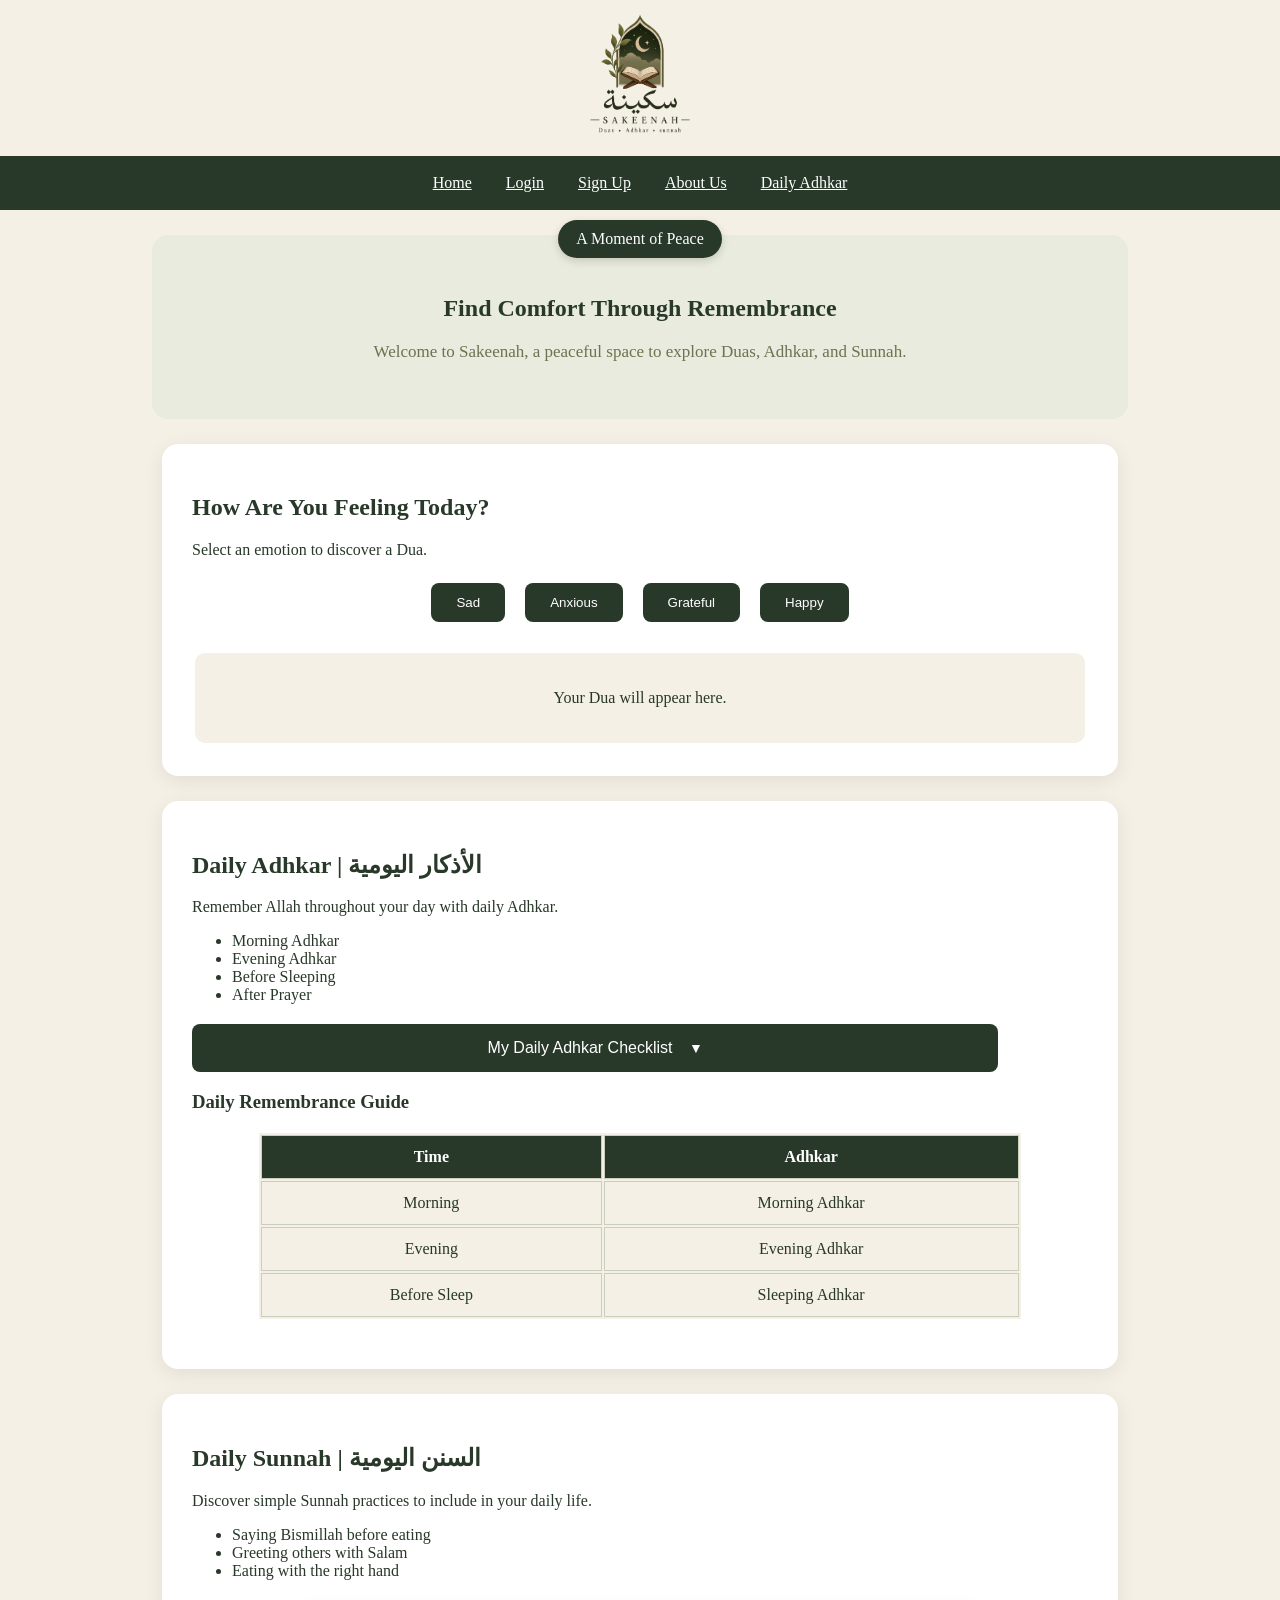
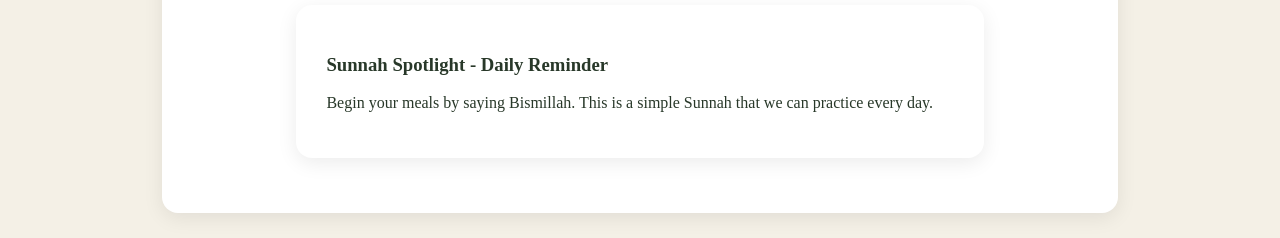
<file: index.html>
<!DOCTYPE html>
<html lang="en">

<head>
    <meta charset="UTF-8">
    <title>Sakeenah | Home</title>
    <link rel="stylesheet" href="style.css">

    <style>
        .home-subtitle {
            text-align: center;
            color: #6B7350;
            font-size: 17px;
        }
    </style>

</head>

<body class="home-page">

    <header>

        <div class="header-logo">
            <a href="about.html">
                <img src="images/logo.png"
                     alt="Sakeenah Logo"
                     width="110"
                     height="132">
            </a>
        </div>

        <nav class="navbar">
            <a class="nav-link" href="index.html">Home</a>
            <a class="nav-link" href="Login.html">Login</a>
            <a class="nav-link" href="Signup.html">Sign Up</a>
            <a class="nav-link" href="about.html">About Us</a>
            <a class="nav-link" href="#adhkar">Daily Adhkar</a>
        </nav>
    </header>

    <main>
            <section id="welcome" class="hero-section">
                <div class="hero-label-position">
                    <span class="hero-label">A Moment of Peace</span>
                </div>

                <h2>
                    Find Comfort Through Remembrance
                </h2>

                <p class="home-subtitle">
                    Welcome to Sakeenah, a peaceful space to explore Duas, Adhkar, and Sunnah.
                </p>

            </section>

            <section id="emotions" class="content-card">
                <h2>How Are You Feeling Today?</h2>

                <p>
                    Select an emotion to discover a Dua.
                </p>



                <div class="emotion-buttons">
                    <button type="button" class="emotion-button" onclick="showDua('sad')">Sad</button>
                    <button type="button" class="emotion-button" onclick="showDua('anxious')">Anxious</button>
                    <button type="button" class="emotion-button" onclick="showDua('grateful')">Grateful</button>
                    <button type="button" class="emotion-button" onclick="showDua('happy')">Happy</button>
                </div>   

<table width="100%">
    <tr>
        <td id="image-cell" width="30%" style="display: none;">
            <img id="emotion-image"
                 alt="Emotion illustration"
                 width="140"
                 style="display: none;">
        </td>

        <td>
            <div id="dua-result" class="dua-result">
                <p>Your Dua will appear here.</p>
            </div>
        </td>
    </tr>
</table>

</section>

<section id="adhkar" class="content-card">
    <h2>Daily Adhkar | الأذكار اليومية</h2>


                <p>
                    Remember Allah throughout your day
                    with daily Adhkar.
                </p>

                <ul>
                    <li>Morning Adhkar</li>
                    <li>Evening Adhkar</li>
                    <li>Before Sleeping</li>
                    <li>After Prayer</li>
                </ul>

                <button type="button" class="adhkar-button"
                        onclick="showAdhkarChecklist()">
                    My Daily Adhkar Checklist
                    <span id="adhkar-arrow" class="adhkar-arrow">▼</span>
                </button>

                <div id="adhkar-checklist" class="adhkar-checklist" style="display: none;"></div>

                <h3>Daily Remembrance Guide</h3>

                <table class="adhkar-table">
                    <tr>
                        <th>Time</th>
                        <th>Adhkar</th>
                    </tr>
                    <tr>
                        <td>Morning</td>
                        <td>Morning Adhkar</td>
                    </tr>
                    <tr>
                        <td>Evening</td>
                        <td>Evening Adhkar</td>
                    </tr>
                    <tr>
                        <td>Before Sleep</td>
                        <td>Sleeping Adhkar</td>
                    </tr>
                </table>
            </section>

            <section id="sunnah" class="content-card">
                <h2>Daily Sunnah | السنن اليومية</h2>

                <p>
                    Discover simple Sunnah practices
                    to include in your daily life.
                </p>

                
<ul>
    <li>Saying Bismillah before eating</li>
    <li>Greeting others with Salam</li>
    <li>Eating with the right hand</li>
</ul>

<article class="content-card">
    <h3 id="sunnah-title">Sunnah Spotlight</h3>
    <p>
        Begin your meals by saying Bismillah.
        This is a simple Sunnah that we can
        practice every day.
    </p>
</article>

</section>

</main>

   
<script src="script.js"></script>

<script>
    document.getElementById("sunnah-title").innerHTML =
        "Sunnah Spotlight - Daily Reminder";
</script>

</body>
</html>
</file>
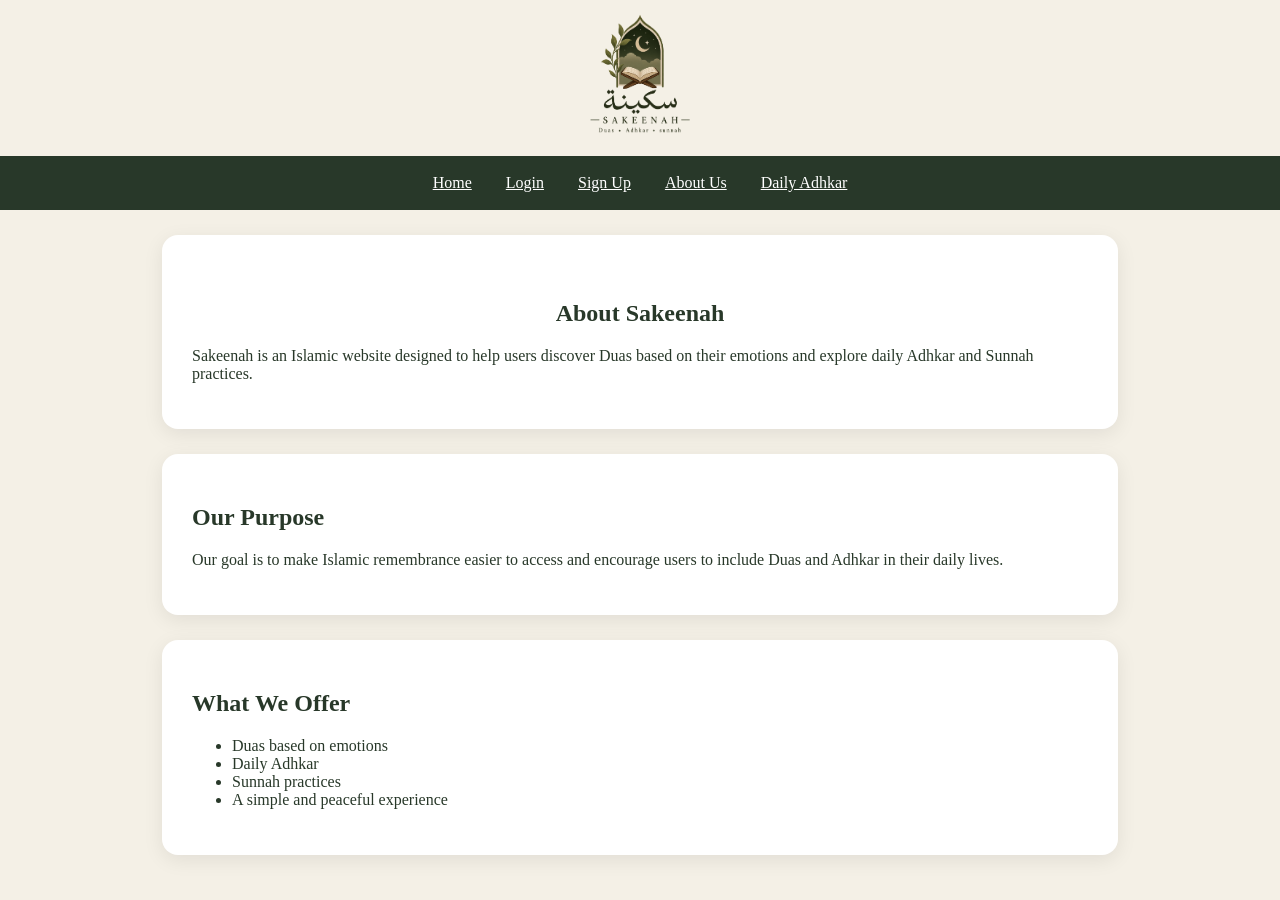
<file: about.html>
<!DOCTYPE html>
<html lang="en">

<head>
    <meta charset="UTF-8">
    <meta name="viewport" content="width=device-width, initial-scale=1.0">
    <title>Sakeenah | About Us</title>
    <link rel="stylesheet" href="style.css">
</head>


<body>

    <header>

        <div class="header-logo">
            <a href="about.html">
                <img src="images/logo.png"
                     alt="Sakeenah Logo"
                     width="110"
                     height="132">
            </a>
        </div>

        <nav class="navbar">
            <a class="nav-link" href="index.html">Home</a>
            <a class="nav-link" href="Login.html">Login</a>
            <a class="nav-link" href="Signup.html">Sign Up</a>
            <a class="nav-link" href="about.html">About Us</a>
            <a class="nav-link" href="index.html#adhkar">Daily Adhkar</a>
        </nav>
    </header>

    <main>

        <section id="about" class="content-card">
            <h2 class="about-heading">About Sakeenah</h2>

            <p>
                Sakeenah is an Islamic website designed
                to help users discover Duas based on
                their emotions and explore daily Adhkar
                and Sunnah practices.
            </p>
        </section>

        <section id="purpose" class="content-card">
            <h2>Our Purpose</h2>

            <p>
                Our goal is to make Islamic remembrance
                easier to access and encourage users
                to include Duas and Adhkar in their
                daily lives.
            </p>
        </section>

        <section id="features" class="content-card">
            <h2>What We Offer</h2>

            <ul class="about-list">
                <li>Duas based on emotions</li>
                <li>Daily Adhkar</li>
                <li>Sunnah practices</li>
                <li>A simple and peaceful experience</li>
            </ul>
        </section>

    </main>

</body>
</html>
</file>
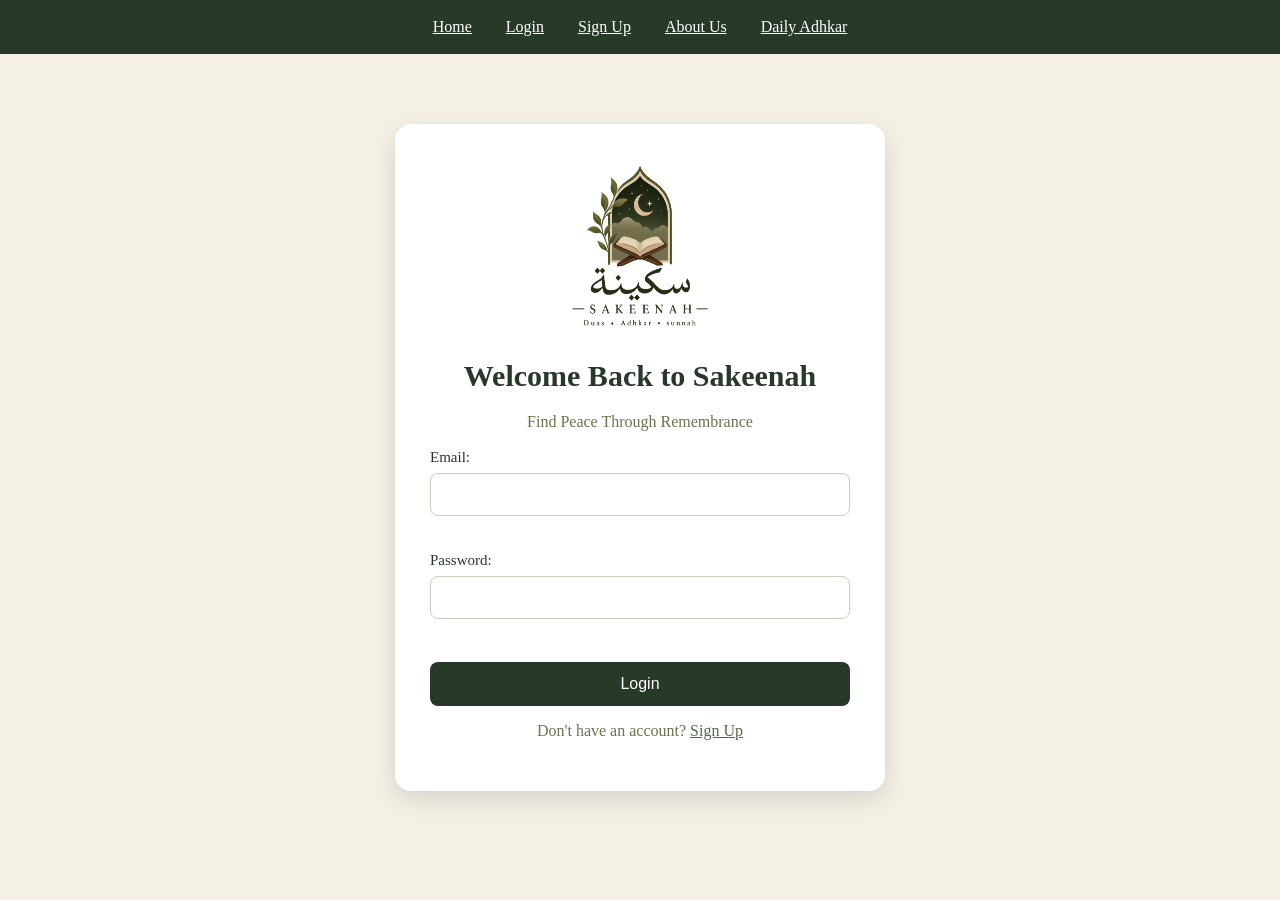
<file: Login.html>
﻿<!DOCTYPE html>
<html lang="en">
<head>
    <link rel="stylesheet" href="style.css">
    <meta charset="UTF-8" />
    <meta name="viewport" content="width=device-width, initial-scale=1.0">
    <title> Login | Sakeenah </title>
</head>

<body>

    <nav class="navbar">
        <a class="nav-link" href="index.html">Home</a>
        <a class="nav-link" href="Login.html">Login</a>
        <a class="nav-link" href="Signup.html">Sign Up</a>
        <a class="nav-link" href="about.html">About Us</a>
        <a class="nav-link" href="index.html#adhkar">Daily Adhkar</a>
    </nav>

    <div class="form-container">

        <a href="about.html">
            <img src="images/logo.png"
                 alt="Sakeenah Logo"
                 width="150"
                 height="180">
        </a>

        <h1 style="font-size: 30px;">Welcome Back to Sakeenah</h1>
        <p>Find Peace Through Remembrance</p>

        <form id="loginForm" onsubmit="return validateLogin()">
            <label for="email">Email:</label>
            <input type="email" id="email" name="email" required />

            <br /><br />

            <label for="password">Password:</label>
            <input type="password" id="password" name="password" required />

            <br /> <br />

            <button type="submit" class="form-button">Login</button>

            <p id="loginMessage" aria-live="polite"></p>
        </form>

        <p>
            Don't have an account?
            <a href="Signup.html">Sign Up</a>
        </p>

        <script src="auth.js"></script>
    </div>
</body>
</html>
</file>
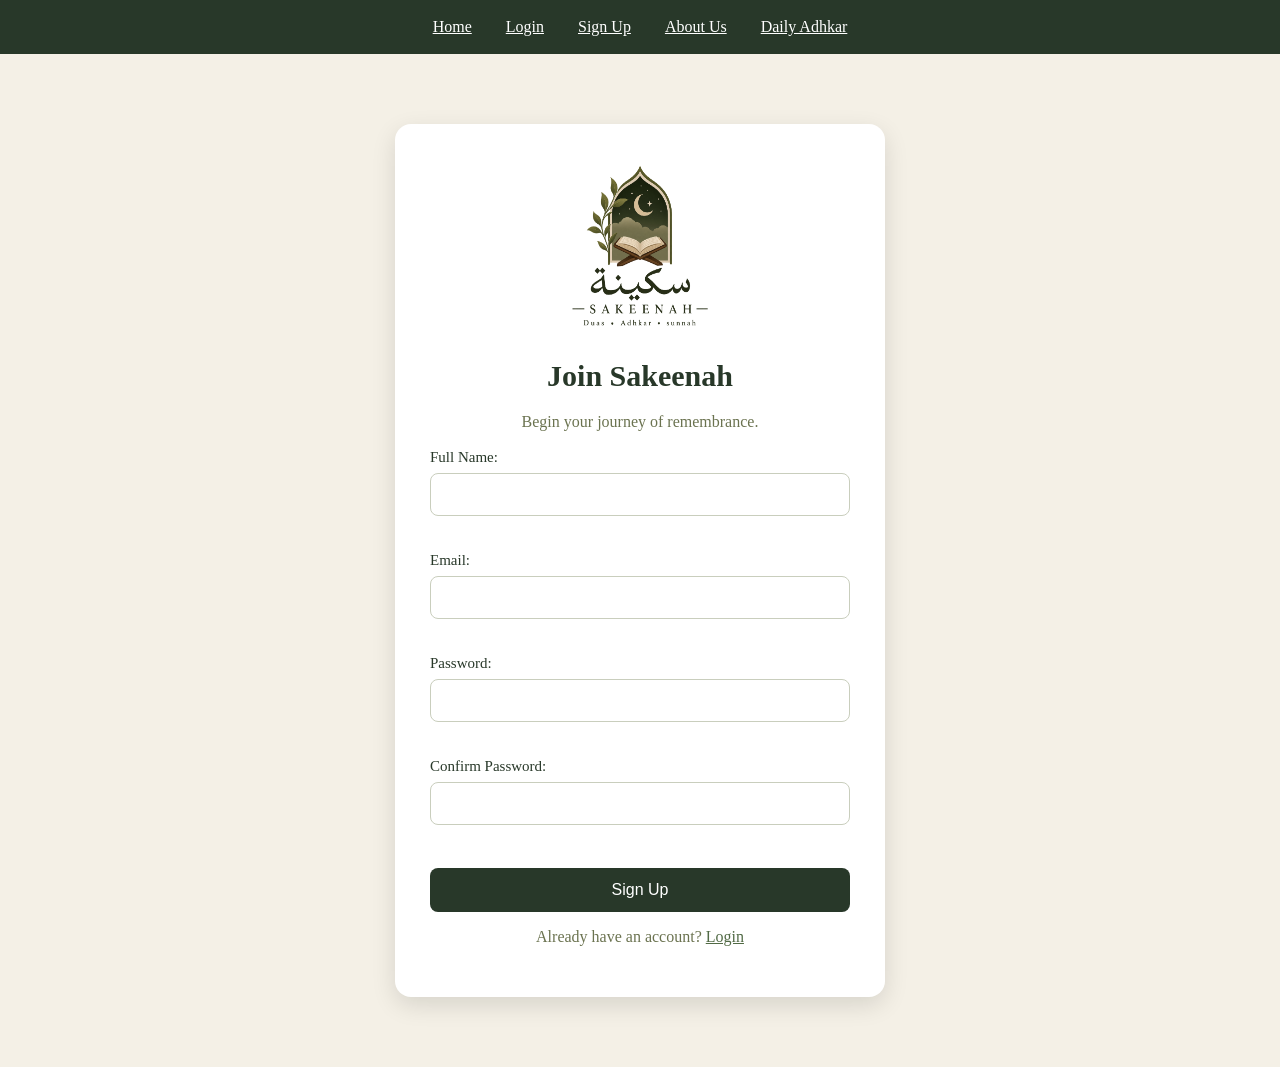
<file: Signup.html>
﻿
<!DOCTYPE html>
<html lang="en">
<head>
    <link rel="stylesheet" href="style.css">
    <meta charset="UTF-8">
    <meta name="viewport" content="width=device-width, initial-scale=1.0">
    <title>Sign Up | Sakeenah</title>
</head>
<body>

    <nav class="navbar">
        <a class="nav-link" href="index.html">Home</a>
        <a class="nav-link" href="Login.html">Login</a>
        <a class="nav-link" href="Signup.html">Sign Up</a>
        <a class="nav-link" href="about.html">About Us</a>
        <a class="nav-link" href="index.html#adhkar">Daily Adhkar</a>
    </nav>


    <div class="form-container">

        <a href="about.html">
            <img src="images/logo.png"
                 alt="Sakeenah Logo"
                 width="150"
                 height="180">
        </a>

        <h1>Join Sakeenah</h1>
        <p>Begin your journey of remembrance.</p>

        <form id="signupForm" onsubmit="return validateSignup()">
            <label for="fullname">Full Name:</label>
            <input type="text" id="fullname" name="fullname" required>

            <br><br>

            <label for="email">Email:</label>
            <input type="email" id="email" name="email" required>

            <br><br>

            <label for="password">Password:</label>
            <input type="password" id="password" name="password" required>

            <br><br>

            <label for="confirmPassword">Confirm Password:</label>
            <input type="password" id="confirmPassword"
                   name="confirmPassword" required>

            <br><br>

            <button type="submit" class="form-button">Sign Up</button>
        </form>

        <p>
            Already have an account?
            <a href="Login.html">Login</a>
        </p>

        <script src="auth.js"></script>
    </div>
</body>
</html>
</file>
<file: style.css>
﻿
/* General website styling */
body {
    margin: 0;
    font-family: Georgia, serif;
    background-color: #F4F0E6;
    color: #283829;
}

/* Main form container */
.form-container {
    width: 420px;
    margin: 70px auto;
    padding: 35px;
    background-color: white;
    border-radius: 16px;
    box-shadow: 0 8px 25px rgba(0, 0, 0, 0.12);
    text-align: center;
}

/* Page headings */
h1 {
    color: #283829;
    font-size: 30px;
}

/* Text beneath headings */
.form-container p {
    color: #6B7350;
}

/* Form labels */
label {
    display: block;
    margin-top: 18px;
    text-align: left;
    font-size: 15px;
}

/* Form inputs */
input {
    width: 100%;
    box-sizing: border-box;
    padding: 12px;
    margin-top: 7px;
    border: 1px solid #C9CEBD;
    border-radius: 8px;
    font-size: 15px;
}

    /* Highlight input when selected */
    input:focus {
        border-color: #6B7350;
    }

/* Buttons for Login and Sign-up */
.form-button {
    width: 100%;
    padding: 13px;
    margin-top: 25px;
    background-color: #283829;
    color: white;
    border: none;
    border-radius: 8px;
    font-size: 16px;
}

    .form-button:hover {
        background-color: #6B7350;
    }

/* Links */
a {
    color: #516A45;
}

.form-container img {
    display: block;
    margin: 0 auto 15px;
}


/* Navigation menu */
.navbar {
    background-color: #283829;
    text-align: center;
    padding: 18px;
    position: relative;
    z-index: 10;
}

    /* Navigation links */
/* Navigation links */
.nav-link {
    display: inline-block;
    color: white;
    margin: 0 15px;
    font-size: 16px;
}

    /* Navigation hover effect */
    .nav-link:hover {
        color: #D4C29B;
    }



/* Homepage emotion buttons */
.emotion-button {
    width: auto;
    padding: 12px 25px;
    margin: 8px;
    background-color: #283829;
    color: white;
    border: none;
    border-radius: 8px;
}

    .emotion-button:hover {
        background-color: #6B7350;
    }


/* Welcome section */
.hero-section {
    background-color: #E8EBDD;
    text-align: center;
    padding: 40px;
    margin: 25px auto;
    border-radius: 16px;
    position: relative;
    z-index: 1;
    width: 70%;
}

/* Homepage content cards */
.content-card {
    background-color: white;
    width: 70%;
    margin: 25px auto;
    padding: 30px;
    border-radius: 16px;
    box-shadow: 0 5px 20px rgba(0, 0, 0, 0.08);
}

/* Du'a result */
.dua-result {
    background-color: #F4F0E6;
    padding: 20px;
    margin-top: 20px;
    border-radius: 10px;
    text-align: center;
}


/* Position the welcome label */
.hero-label-position {
    position: absolute;
    top: -15px;
    left: 0;
    width: 100%;
    text-align: center;
    z-index: 2;
}

/* About Us page */
.about-heading {
    text-align: center;
    color: #283829;
    margin-top: 35px;
}

/* About Us lists */
.about-list {
    color: #283829;
}


/* Daily Adhkar checklist button */
.adhkar-button {
    display: block;
    width: 90%;
    background-color: #283829;
    color: white;
    padding: 15px 20px;
    border: none;
    border-radius: 8px;
    margin-top: 20px;
    text-align: center;

    font-size: 16px;
}

    .adhkar-button:hover {
        background-color: #6B7350;
    }


/* Daily Adhkar checklist container */
.adhkar-checklist {
    background-color: #E8EBDD;
    padding: 20px 25px;
    margin-top: 15px;
    border-radius: 12px;
    border: 1px solid #C9CEBD;
}

/* Daily Adhkar checkboxes */
.adhkar-checkbox {
    width: auto;
    margin-right: 12px;
}

/* Checklist heading */
.adhkar-checklist h3 {
    color: #283829;
    font-size: 20px;
    margin-top: 0;
    margin-bottom: 20px;
}

/* Daily Remembrance Guide table */
.adhkar-table {
    width: 85%;
    margin: 20px auto;
    text-align: center;
    background-color: #F4F0E6;
}

    /* Table header cells */
    .adhkar-table th {
        background-color: #283829;
        color: white;
        padding: 12px;
        border: 1px solid #C9CEBD;
    }

    /* Table data cells */
    .adhkar-table td {
        padding: 12px;
        border: 1px solid #C9CEBD;
    }


/* Style the label */
.hero-label {
    display: inline-block;
    background-color: #283829;
    color: white;
    padding: 10px 18px;
    border-radius: 20px;
    box-shadow: 0 3px 8px rgba(0, 0, 0, 0.15);
}

/* Center the emotion buttons */
.emotion-buttons {
    text-align: center;
}

/* About Us logo */
.about-logo {
    text-align: center;
    margin-top: 25px;
}


.home-logo {
    text-align: center;
    margin: 25px auto;
}

/* Website header logo */
.header-logo {
    text-align: center;
    padding: 10px;
}

/* Checklist dropdown arrow */
.adhkar-arrow {
    margin-left: 12px;
    font-size: 14px;
}
</file>
